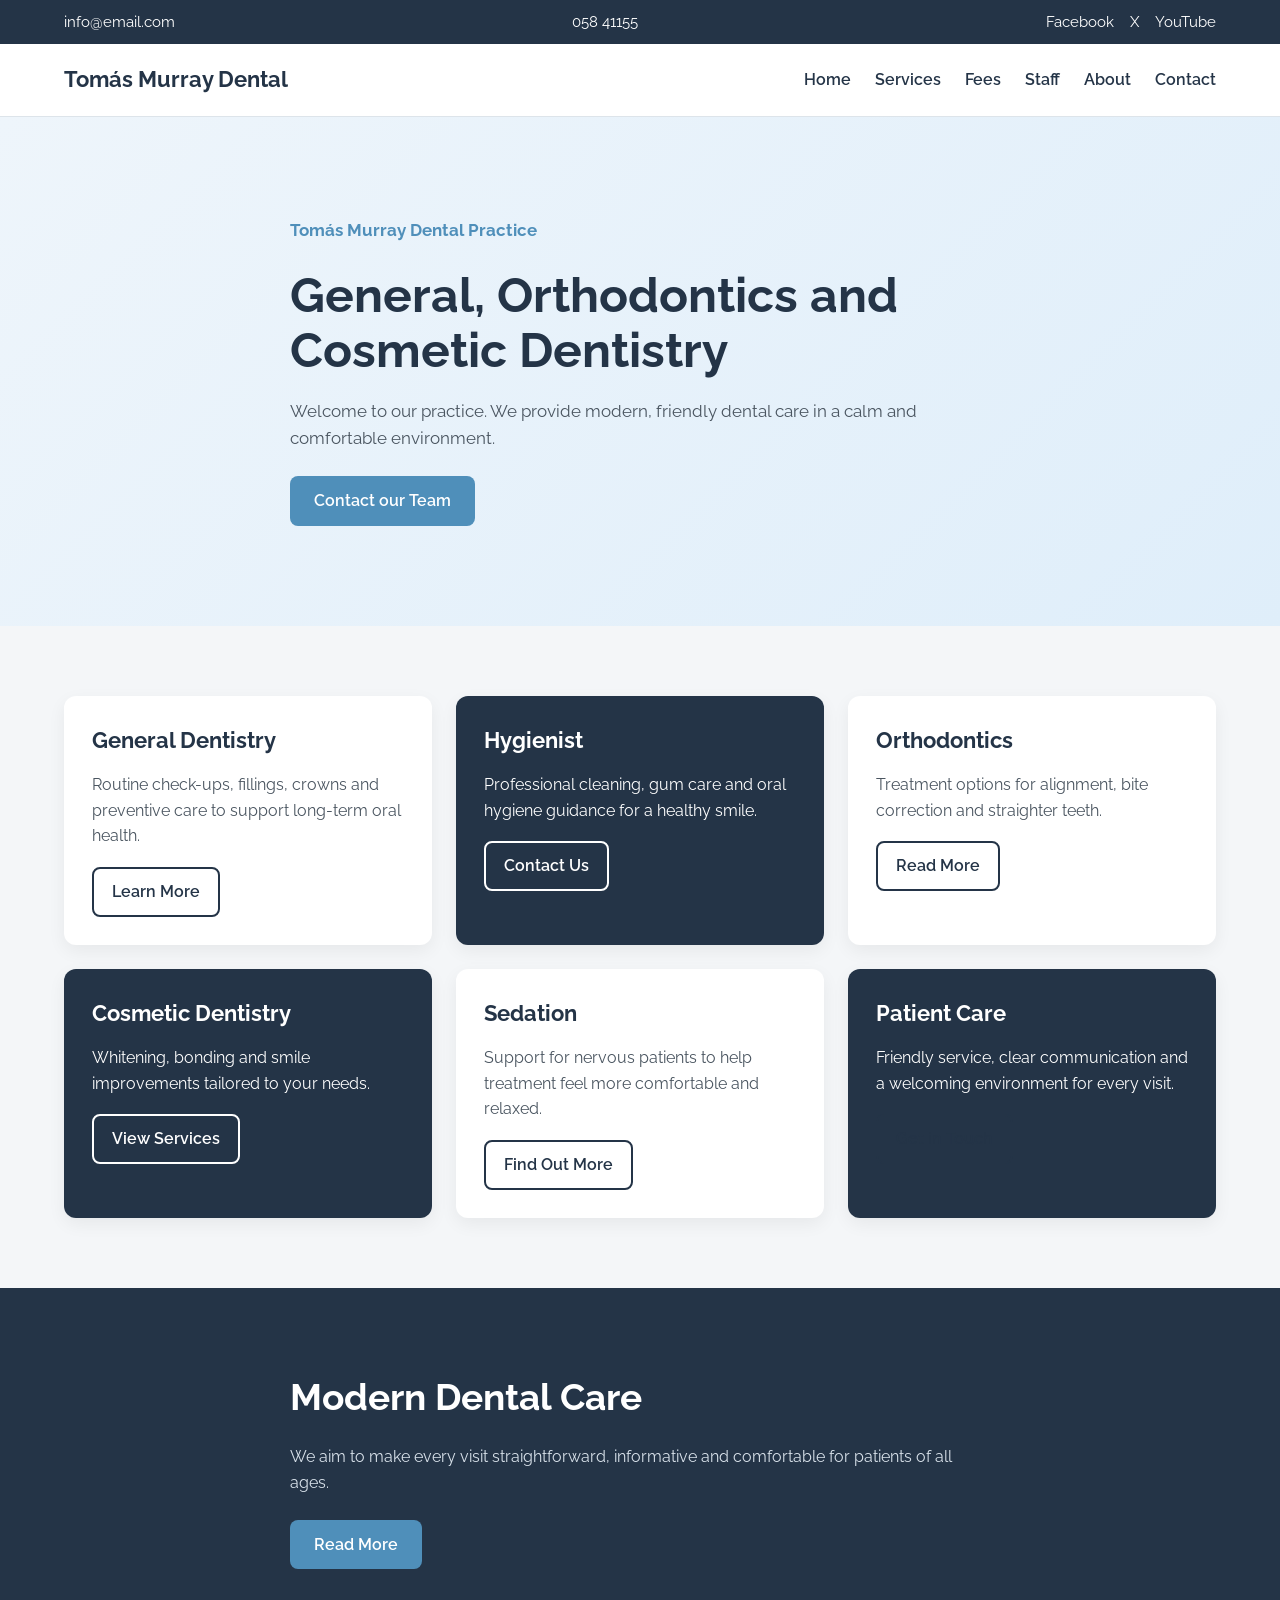
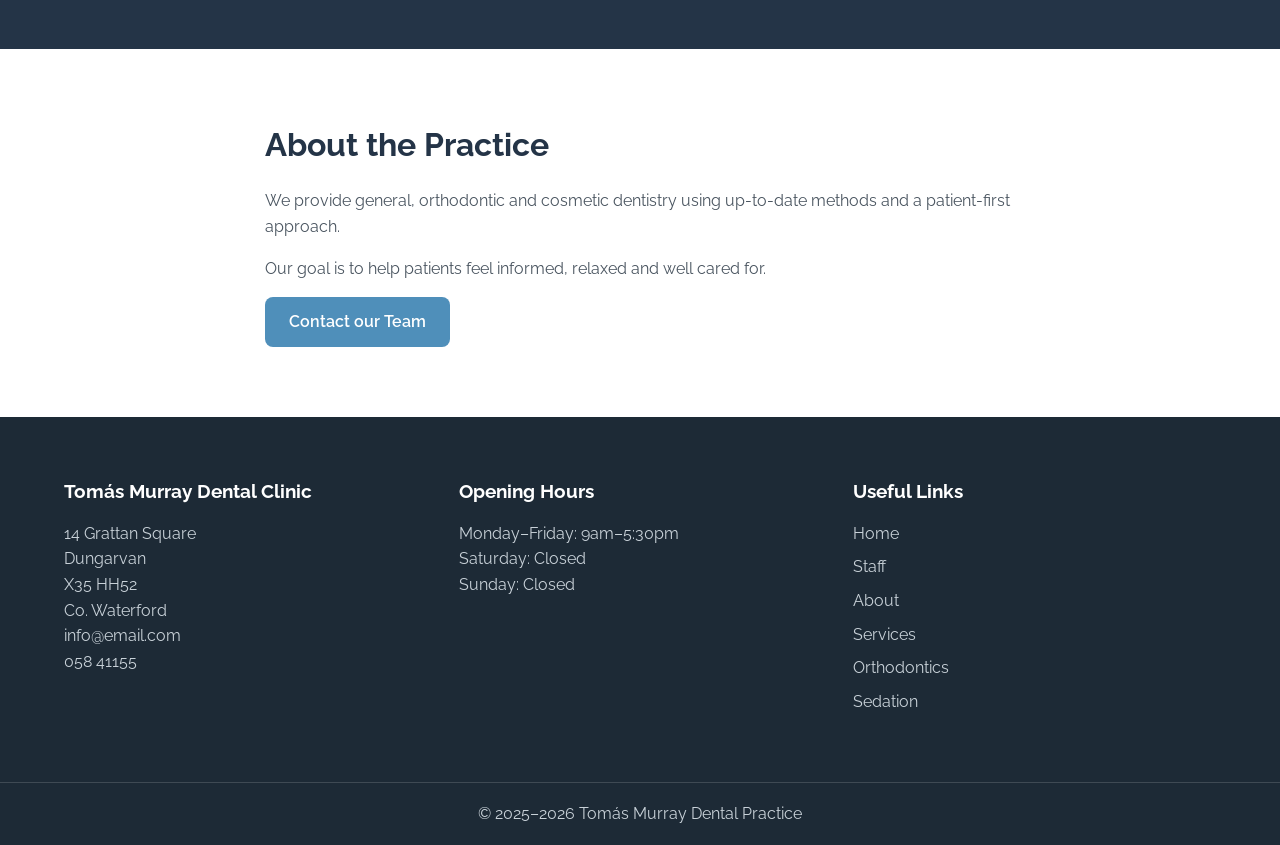
<file: index.html>
<!DOCTYPE html>
<html lang="en">
<head>
  <meta charset="UTF-8">
  <meta name="viewport" content="width=device-width, initial-scale=1.0">
  <title>Tomás Murray Dental Practice</title>

  <link rel="preconnect" href="https://fonts.googleapis.com">
  <link rel="preconnect" href="https://fonts.gstatic.com" crossorigin>
  <link href="https://fonts.googleapis.com/css2?family=Raleway:ital,wght@0,100..900;1,100..900&display=swap" rel="stylesheet">
  <link rel="stylesheet" href="styles.css">
</head>
<body>

  <header>
    <div class="topbar">
      <div class="container topbar-content">
        <p>info@email.com</p>
        <p>058 41155</p>
        <div class="socials">
          <a href="#">Facebook</a>
          <a href="#">X</a>
          <a href="#">YouTube</a>
        </div>
      </div>
    </div>

    <div class="navbar">
      <div class="container nav-content">
        <a href="#" class="logo">Tomás Murray Dental</a>
        <nav>
          <ul class="nav-links">
            <li><a href="index.html">Home</a></li>
            <li><a href="services.html">Services</a></li>
            <li><a href="fees.html">Fees</a></li>
            <li><a href="staff.html">Staff</a></li>
            <li><a href="about.html">About</a></li>
            <li><a href="contact.html">Contact</a></li>
          </ul>
        </nav>
      </div>
    </div>
  </header>

  <main>
    <section class="hero">
      <div class="container hero-content">
        <div class="hero-text">
          <p class="eyebrow">Tomás Murray Dental Practice</p>
          <h1>General, Orthodontics and Cosmetic Dentistry</h1>
          <p>
            Welcome to our practice. We provide modern, friendly dental care in a calm
            and comfortable environment.
          </p>
          <a href="#" class="btn">Contact our Team</a>
        </div>
      </div>
    </section>

    <section class="services">
      <div class="container">
        <div class="cards">
          <article class="card">
            <h2>General Dentistry</h2>
            <p>
              Routine check-ups, fillings, crowns and preventive care to support long-term oral health.
            </p>
            <a href="#" class="btn-outline light">Learn More</a>
          </article>

          <article class="card dark">
            <h2>Hygienist</h2>
            <p>
              Professional cleaning, gum care and oral hygiene guidance for a healthy smile.
            </p>
            <a href="#" class="btn-outline">Contact Us</a>
          </article>

          <article class="card">
            <h2>Orthodontics</h2>
            <p>
              Treatment options for alignment, bite correction and straighter teeth.
            </p>
            <a href="#" class="btn-outline light">Read More</a>
          </article>

          <article class="card dark">
            <h2>Cosmetic Dentistry</h2>
            <p>
              Whitening, bonding and smile improvements tailored to your needs.
            </p>
            <a href="#" class="btn-outline">View Services</a>
          </article>

          <article class="card">
            <h2>Sedation</h2>
            <p>
              Support for nervous patients to help treatment feel more comfortable and relaxed.
            </p>
            <a href="#" class="btn-outline light">Find Out More</a>
          </article>

          <article class="card dark">
            <h2>Patient Care</h2>
            <p>
              Friendly service, clear communication and a welcoming environment for every visit.
            </p>
            <a href="#" class="btn-outline light">Get in Touch</a>
          </article>
        </div>
      </div>
    </section>

    <section class="promo">
      <div class="container promo-content">
        <h2>Modern Dental Care</h2>
        <p>
          We aim to make every visit straightforward, informative and comfortable for patients of all ages.
        </p>
        <a href="#" class="btn">Read More</a>
      </div>
    </section>

    <section class="about">
      <div class="container about-content">
        <div class="about-text">
          <h2>About the Practice</h2>
          <p>
            We provide general, orthodontic and cosmetic dentistry using up-to-date methods
            and a patient-first approach.
          </p>
          <p>
            Our goal is to help patients feel informed, relaxed and well cared for.
          </p>
          <a href="#" class="btn">Contact our Team</a>
        </div>
      </div>
    </section>
  </main>

  <footer>
    <div class="container footer-content">
      <div>
        <h3>Tomás Murray Dental Clinic</h3>
        <p>
          14 Grattan Square<br>
          Dungarvan<br>
          X35 HH52<br>
          Co. Waterford
        </p>
        <p>
          info@email.com<br>
          058 41155
        </p>
      </div>

      <div>
        <h3>Opening Hours</h3>
        <p>
          Monday–Friday: 9am–5:30pm<br>
          Saturday: Closed<br>
          Sunday: Closed
        </p>
      </div>

      <div>
        <h3>Useful Links</h3>
        <ul>
          <li><a href="#">Home</a></li>
          <li><a href="#">Staff</a></li>
          <li><a href="#">About</a></li>
          <li><a href="#">Services</a></li>
          <li><a href="#">Orthodontics</a></li>
          <li><a href="#">Sedation</a></li>
        </ul>
      </div>
    </div>

    <div class="copyright">
      <p>© 2025–2026 Tomás Murray Dental Practice</p>
    </div>
  </footer>
  <link rel="preconnect" href="https://fonts.googleapis.com">
  <link rel="preconnect" href="https://fonts.gstatic.com" crossorigin>
  <link href="https://fonts.googleapis.com/css2?family=Raleway:ital,wght@0,100..900;1,100..900&display=swap" rel="stylesheet">
  <link rel="stylesheet" href="styles.css">
</body>
</html>
</file>
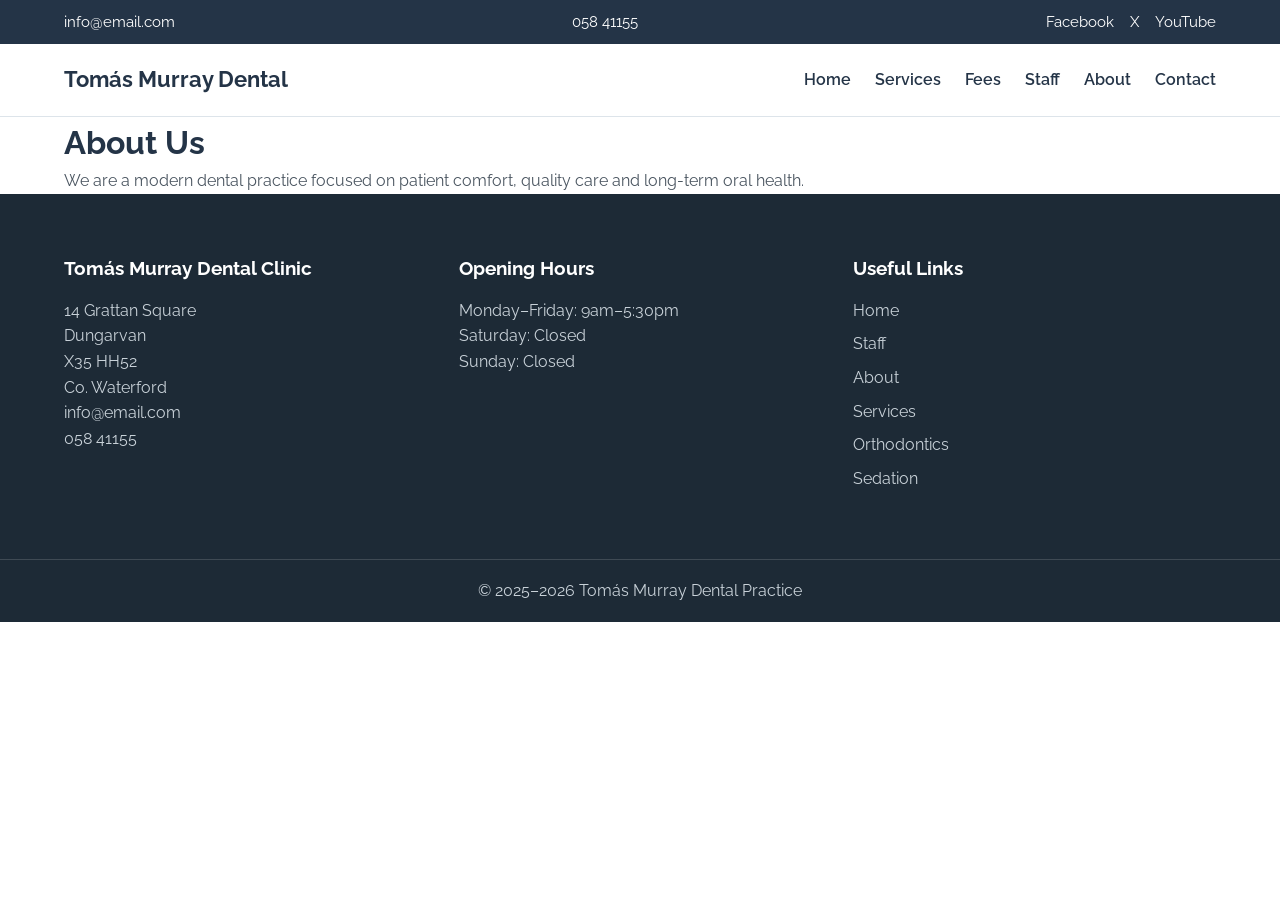
<file: about.html>
<!DOCTYPE html>
<html lang="en">
<head>
  <meta charset="UTF-8">
  <meta name="viewport" content="width=device-width, initial-scale=1.0">
  <title>Tomás Murray Dental Practice</title>

  <link rel="preconnect" href="https://fonts.googleapis.com">
  <link rel="preconnect" href="https://fonts.gstatic.com" crossorigin>
  <link href="https://fonts.googleapis.com/css2?family=Raleway:ital,wght@0,100..900;1,100..900&display=swap" rel="stylesheet">
  <link rel="stylesheet" href="styles.css">
</head>
<body>

  <header>
    <div class="topbar">
      <div class="container topbar-content">
        <p>info@email.com</p>
        <p>058 41155</p>
        <div class="socials">
          <a href="#">Facebook</a>
          <a href="#">X</a>
          <a href="#">YouTube</a>
        </div>
      </div>
    </div>

    <div class="navbar">
      <div class="container nav-content">
        <a href="#" class="logo">Tomás Murray Dental</a>
        <nav>
          <ul class="nav-links">
            <li><a href="index.html">Home</a></li>
            <li><a href="services.html">Services</a></li>
            <li><a href="fees.html">Fees</a></li>
            <li><a href="staff.html">Staff</a></li>
            <li><a href="about.html">About</a></li>
            <li><a href="contact.html">Contact</a></li>
          </ul>
        </nav>
      </div>
    </div>
  </header>

<main class="container">
  <h1>About Us</h1>
  <p>
    We are a modern dental practice focused on patient comfort,
    quality care and long-term oral health.
  </p>
</main>

  <footer>
    <div class="container footer-content">
      <div>
        <h3>Tomás Murray Dental Clinic</h3>
        <p>
          14 Grattan Square<br>
          Dungarvan<br>
          X35 HH52<br>
          Co. Waterford
        </p>
        <p>
          info@email.com<br>
          058 41155
        </p>
      </div>

      <div>
        <h3>Opening Hours</h3>
        <p>
          Monday–Friday: 9am–5:30pm<br>
          Saturday: Closed<br>
          Sunday: Closed
        </p>
      </div>

      <div>
        <h3>Useful Links</h3>
        <ul>
          <li><a href="#">Home</a></li>
          <li><a href="#">Staff</a></li>
          <li><a href="#">About</a></li>
          <li><a href="#">Services</a></li>
          <li><a href="#">Orthodontics</a></li>
          <li><a href="#">Sedation</a></li>
        </ul>
      </div>
    </div>

    <div class="copyright">
      <p>© 2025–2026 Tomás Murray Dental Practice</p>
    </div>
  </footer>
  <link rel="preconnect" href="https://fonts.googleapis.com">
  <link rel="preconnect" href="https://fonts.gstatic.com" crossorigin>
  <link href="https://fonts.googleapis.com/css2?family=Raleway:ital,wght@0,100..900;1,100..900&display=swap" rel="stylesheet">
  <link rel="stylesheet" href="styles.css">

</body>
</html>
</file>
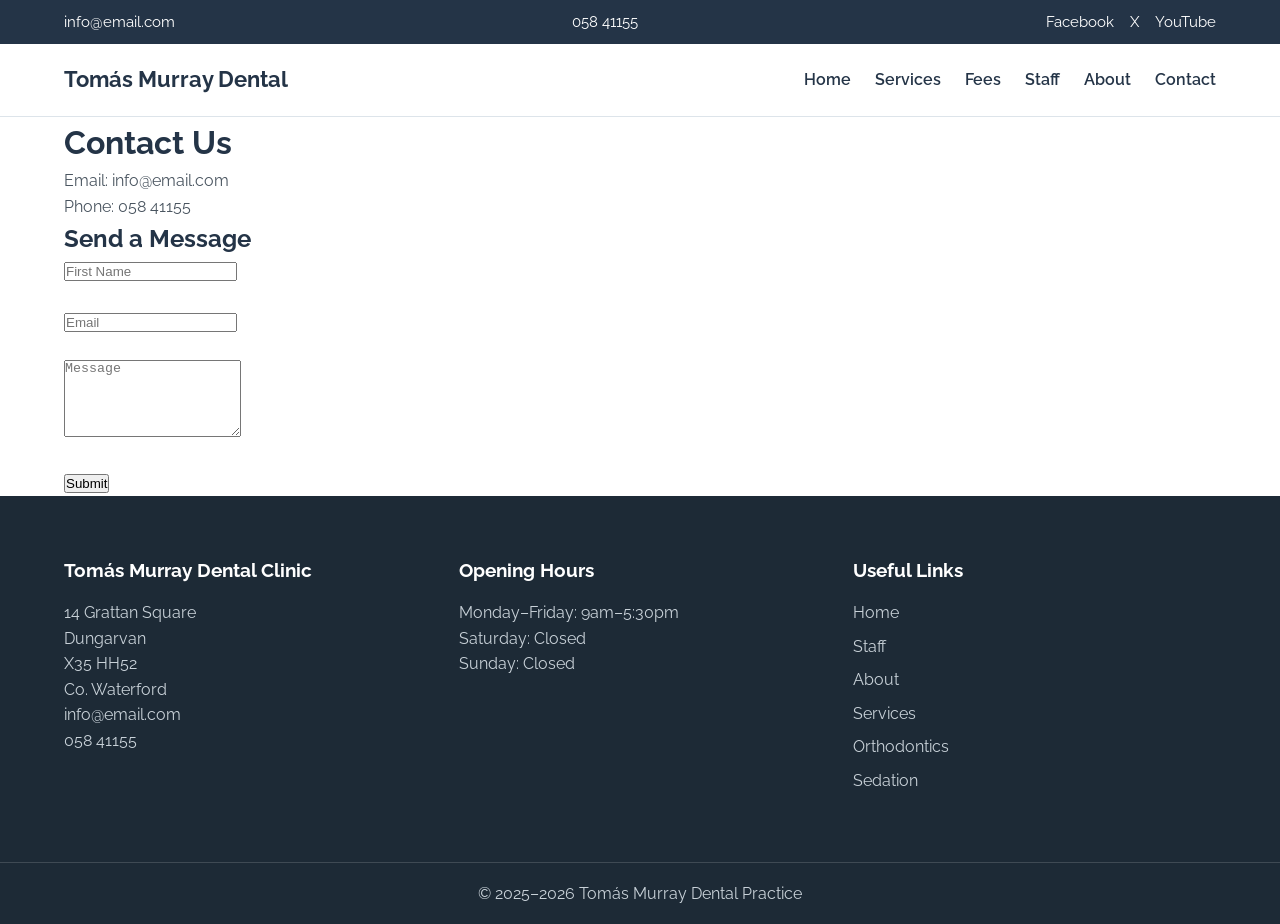
<file: contact.html>
<!DOCTYPE html>
<html lang="en">
<head>
  <meta charset="UTF-8">
  <meta name="viewport" content="width=device-width, initial-scale=1.0">
  <title>Tomás Murray Dental Practice</title>

  <link rel="preconnect" href="https://fonts.googleapis.com">
  <link rel="preconnect" href="https://fonts.gstatic.com" crossorigin>
  <link href="https://fonts.googleapis.com/css2?family=Raleway:ital,wght@0,100..900;1,100..900&display=swap" rel="stylesheet">
  <link rel="stylesheet" href="styles.css">
</head>
<body>

  <header>
    <div class="topbar">
      <div class="container topbar-content">
        <p>info@email.com</p>
        <p>058 41155</p>
        <div class="socials">
          <a href="#">Facebook</a>
          <a href="#">X</a>
          <a href="#">YouTube</a>
        </div>
      </div>
    </div>

    <div class="navbar">
      <div class="container nav-content">
        <a href="#" class="logo">Tomás Murray Dental</a>
        <nav>
          <ul class="nav-links">
            <li><a href="index.html">Home</a></li>
            <li><a href="services.html">Services</a></li>
            <li><a href="fees.html">Fees</a></li>
            <li><a href="staff.html">Staff</a></li>
            <li><a href="about.html">About</a></li>
            <li><a href="contact.html">Contact</a></li>
          </ul>
        </nav>
      </div>
    </div>
  </header>

<main class="container">
  <h1>Contact Us</h1>

  <p>Email: info@email.com</p>
  <p>Phone: 058 41155</p>

  <h2>Send a Message</h2>

  <form>
    <input type="text" placeholder="First Name" required><br><br>
    <input type="email" placeholder="Email" required><br><br>
    <textarea placeholder="Message" rows="5"></textarea><br><br>
    <button type="submit">Submit</button>
  </form>
</main>

  <footer>
    <div class="container footer-content">
      <div>
        <h3>Tomás Murray Dental Clinic</h3>
        <p>
          14 Grattan Square<br>
          Dungarvan<br>
          X35 HH52<br>
          Co. Waterford
        </p>
        <p>
          info@email.com<br>
          058 41155
        </p>
      </div>

      <div>
        <h3>Opening Hours</h3>
        <p>
          Monday–Friday: 9am–5:30pm<br>
          Saturday: Closed<br>
          Sunday: Closed
        </p>
      </div>

      <div>
        <h3>Useful Links</h3>
        <ul>
          <li><a href="#">Home</a></li>
          <li><a href="#">Staff</a></li>
          <li><a href="#">About</a></li>
          <li><a href="#">Services</a></li>
          <li><a href="#">Orthodontics</a></li>
          <li><a href="#">Sedation</a></li>
        </ul>
      </div>
    </div>

    <div class="copyright">
      <p>© 2025–2026 Tomás Murray Dental Practice</p>
    </div>
  </footer>
  <link rel="preconnect" href="https://fonts.googleapis.com">
  <link rel="preconnect" href="https://fonts.gstatic.com" crossorigin>
  <link href="https://fonts.googleapis.com/css2?family=Raleway:ital,wght@0,100..900;1,100..900&display=swap" rel="stylesheet">
  <link rel="stylesheet" href="styles.css">

</body>
</html>
</file>
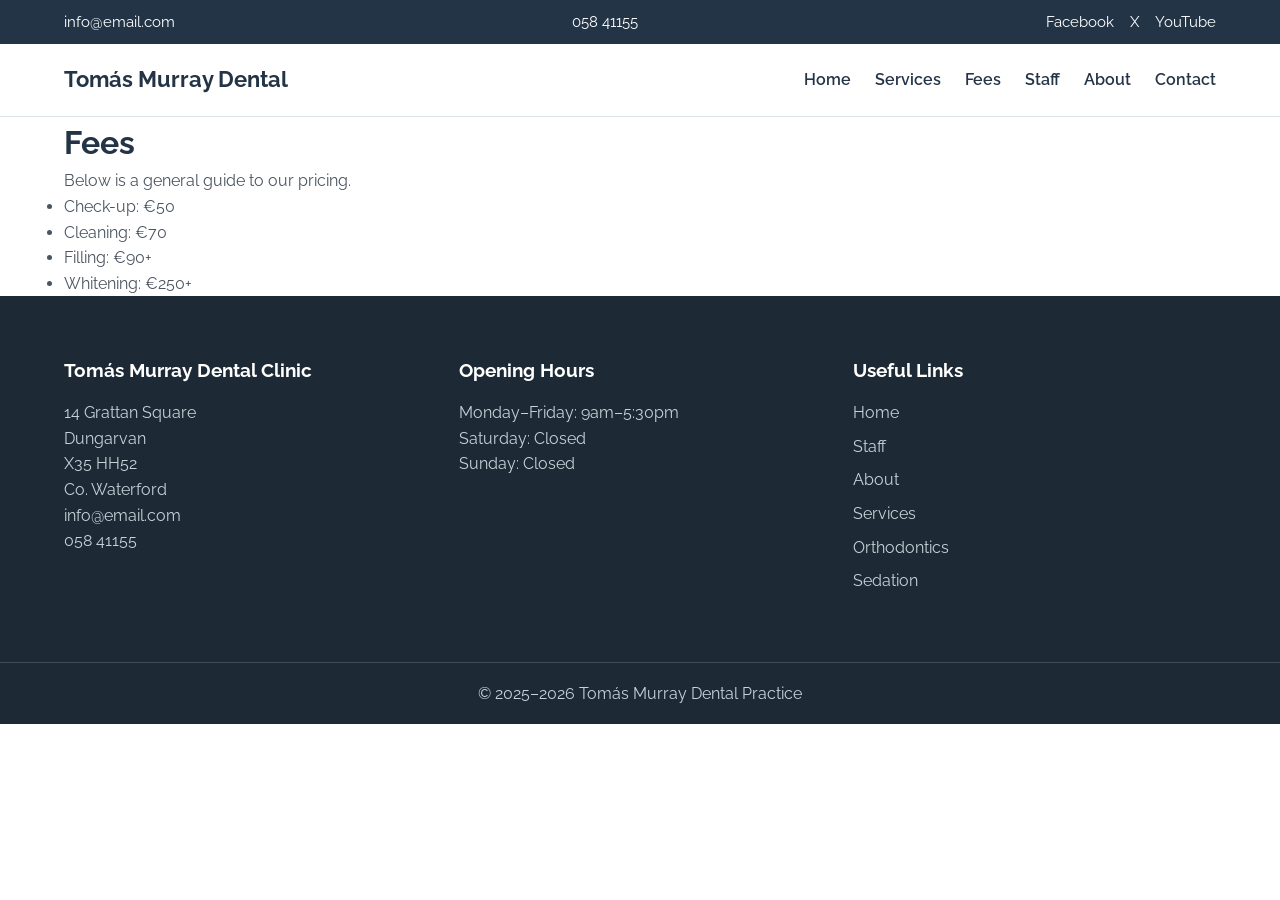
<file: fees.html>
<!DOCTYPE html>
<html lang="en">
<head>
  <meta charset="UTF-8">
  <meta name="viewport" content="width=device-width, initial-scale=1.0">
  <title>Tomás Murray Dental Practice</title>

  <link rel="preconnect" href="https://fonts.googleapis.com">
  <link rel="preconnect" href="https://fonts.gstatic.com" crossorigin>
  <link href="https://fonts.googleapis.com/css2?family=Raleway:ital,wght@0,100..900;1,100..900&display=swap" rel="stylesheet">
  <link rel="stylesheet" href="styles.css">
</head>
<body>

  <header>
    <div class="topbar">
      <div class="container topbar-content">
        <p>info@email.com</p>
        <p>058 41155</p>
        <div class="socials">
          <a href="#">Facebook</a>
          <a href="#">X</a>
          <a href="#">YouTube</a>
        </div>
      </div>
    </div>

    <div class="navbar">
      <div class="container nav-content">
        <a href="#" class="logo">Tomás Murray Dental</a>
        <nav>
          <ul class="nav-links">
            <li><a href="index.html">Home</a></li>
            <li><a href="services.html">Services</a></li>
            <li><a href="fees.html">Fees</a></li>
            <li><a href="staff.html">Staff</a></li>
            <li><a href="about.html">About</a></li>
            <li><a href="contact.html">Contact</a></li>
          </ul>
        </nav>
      </div>
    </div>
  </header>

<main class="container">
  <h1>Fees</h1>
  <p>Below is a general guide to our pricing.</p>

  <ul>
    <li>Check-up: €50</li>
    <li>Cleaning: €70</li>
    <li>Filling: €90+</li>
    <li>Whitening: €250+</li>
  </ul>
</main>

  <footer>
    <div class="container footer-content">
      <div>
        <h3>Tomás Murray Dental Clinic</h3>
        <p>
          14 Grattan Square<br>
          Dungarvan<br>
          X35 HH52<br>
          Co. Waterford
        </p>
        <p>
          info@email.com<br>
          058 41155
        </p>
      </div>

      <div>
        <h3>Opening Hours</h3>
        <p>
          Monday–Friday: 9am–5:30pm<br>
          Saturday: Closed<br>
          Sunday: Closed
        </p>
      </div>

      <div>
        <h3>Useful Links</h3>
        <ul>
          <li><a href="#">Home</a></li>
          <li><a href="#">Staff</a></li>
          <li><a href="#">About</a></li>
          <li><a href="#">Services</a></li>
          <li><a href="#">Orthodontics</a></li>
          <li><a href="#">Sedation</a></li>
        </ul>
      </div>
    </div>

    <div class="copyright">
      <p>© 2025–2026 Tomás Murray Dental Practice</p>
    </div>
  </footer>
  <link rel="preconnect" href="https://fonts.googleapis.com">
  <link rel="preconnect" href="https://fonts.gstatic.com" crossorigin>
  <link href="https://fonts.googleapis.com/css2?family=Raleway:ital,wght@0,100..900;1,100..900&display=swap" rel="stylesheet">
  <link rel="stylesheet" href="styles.css">

</body>
</html>
</file>
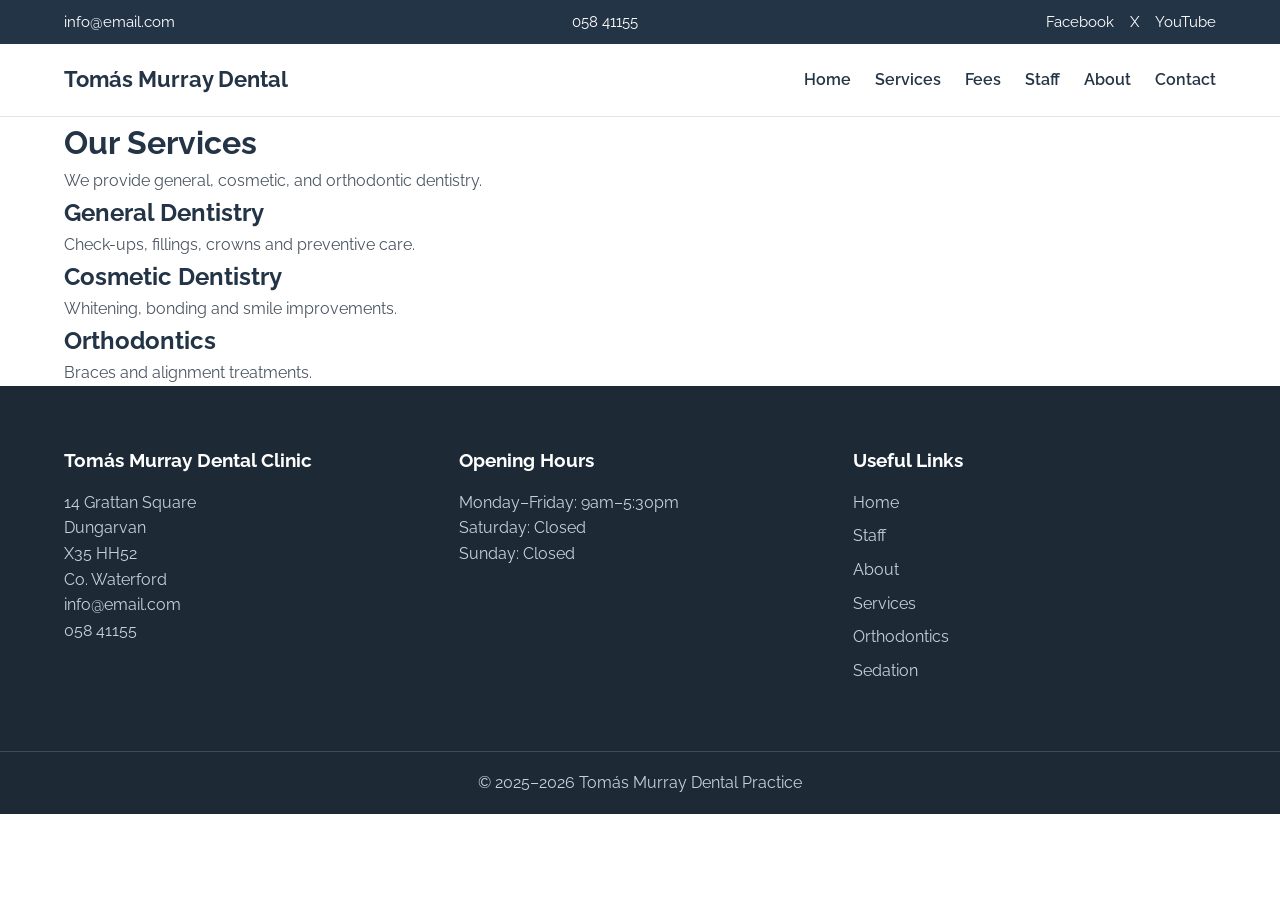
<file: services.html>
<!DOCTYPE html>
<html lang="en">
<head>
  <meta charset="UTF-8">
  <meta name="viewport" content="width=device-width, initial-scale=1.0">
  <title>Tomás Murray Dental Practice</title>

  <link rel="preconnect" href="https://fonts.googleapis.com">
  <link rel="preconnect" href="https://fonts.gstatic.com" crossorigin>
  <link href="https://fonts.googleapis.com/css2?family=Raleway:ital,wght@0,100..900;1,100..900&display=swap" rel="stylesheet">
  <link rel="stylesheet" href="styles.css">
</head>
<body>

  <header>
    <div class="topbar">
      <div class="container topbar-content">
        <p>info@email.com</p>
        <p>058 41155</p>
        <div class="socials">
          <a href="#">Facebook</a>
          <a href="#">X</a>
          <a href="#">YouTube</a>
        </div>
      </div>
    </div>

    <div class="navbar">
      <div class="container nav-content">
        <a href="#" class="logo">Tomás Murray Dental</a>
        <nav>
          <ul class="nav-links">
            <li><a href="index.html">Home</a></li>
            <li><a href="services.html">Services</a></li>
            <li><a href="fees.html">Fees</a></li>
            <li><a href="staff.html">Staff</a></li>
            <li><a href="about.html">About</a></li>
            <li><a href="contact.html">Contact</a></li>
          </ul>
        </nav>
      </div>
    </div>
  </header>

<main class="container">
  <h1>Our Services</h1>
  <p>We provide general, cosmetic, and orthodontic dentistry.</p>

  <h2>General Dentistry</h2>
  <p>Check-ups, fillings, crowns and preventive care.</p>

  <h2>Cosmetic Dentistry</h2>
  <p>Whitening, bonding and smile improvements.</p>

  <h2>Orthodontics</h2>
  <p>Braces and alignment treatments.</p>
</main>

  <footer>
    <div class="container footer-content">
      <div>
        <h3>Tomás Murray Dental Clinic</h3>
        <p>
          14 Grattan Square<br>
          Dungarvan<br>
          X35 HH52<br>
          Co. Waterford
        </p>
        <p>
          info@email.com<br>
          058 41155
        </p>
      </div>

      <div>
        <h3>Opening Hours</h3>
        <p>
          Monday–Friday: 9am–5:30pm<br>
          Saturday: Closed<br>
          Sunday: Closed
        </p>
      </div>

      <div>
        <h3>Useful Links</h3>
        <ul>
          <li><a href="#">Home</a></li>
          <li><a href="#">Staff</a></li>
          <li><a href="#">About</a></li>
          <li><a href="#">Services</a></li>
          <li><a href="#">Orthodontics</a></li>
          <li><a href="#">Sedation</a></li>
        </ul>
      </div>
    </div>

    <div class="copyright">
      <p>© 2025–2026 Tomás Murray Dental Practice</p>
    </div>
  </footer>
  <link rel="preconnect" href="https://fonts.googleapis.com">
  <link rel="preconnect" href="https://fonts.gstatic.com" crossorigin>
  <link href="https://fonts.googleapis.com/css2?family=Raleway:ital,wght@0,100..900;1,100..900&display=swap" rel="stylesheet">
  <link rel="stylesheet" href="styles.css">

</body>
</html>
</file>
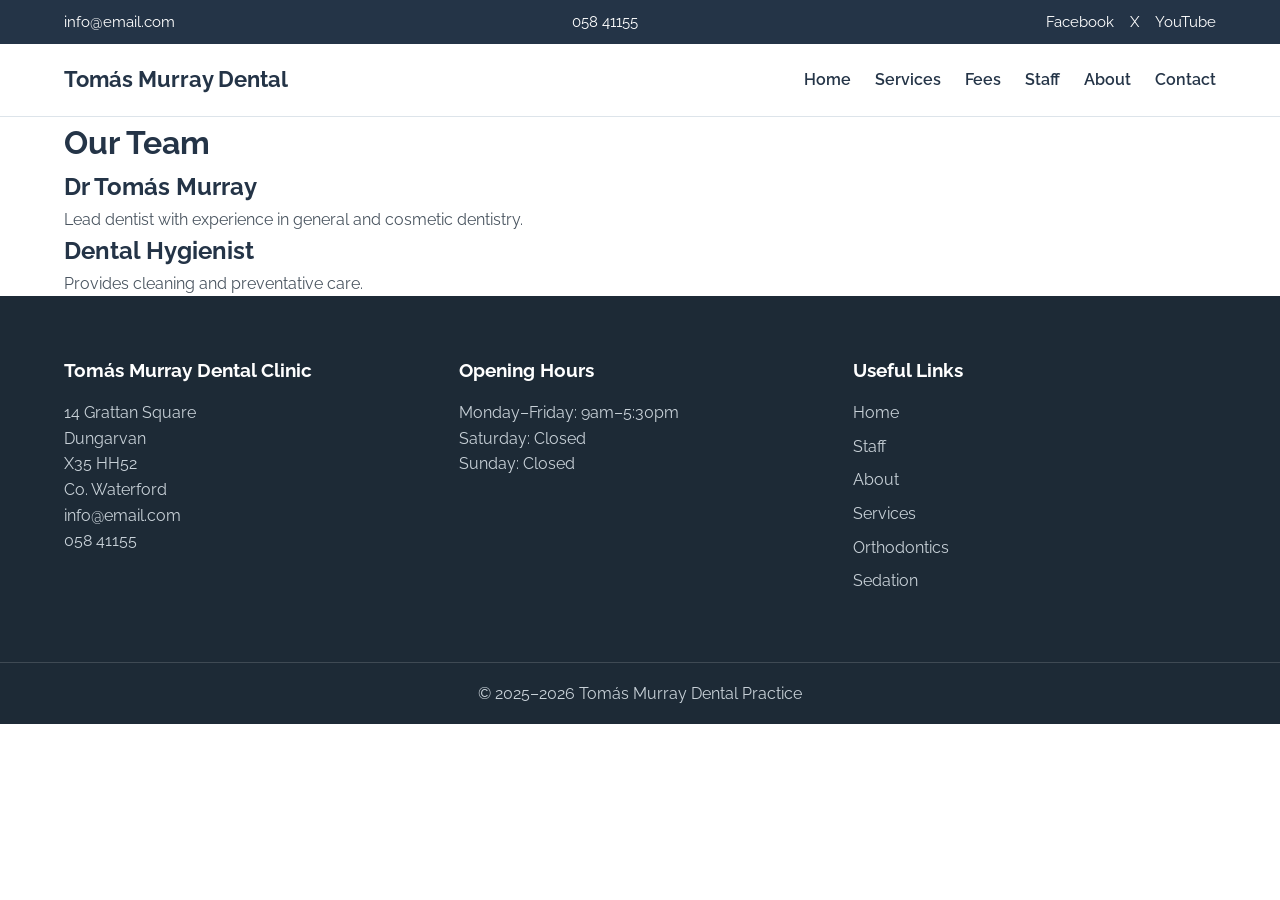
<file: staff.html>
<!DOCTYPE html>
<html lang="en">
<head>
  <meta charset="UTF-8">
  <meta name="viewport" content="width=device-width, initial-scale=1.0">
  <title>Tomás Murray Dental Practice</title>

  <link rel="preconnect" href="https://fonts.googleapis.com">
  <link rel="preconnect" href="https://fonts.gstatic.com" crossorigin>
  <link href="https://fonts.googleapis.com/css2?family=Raleway:ital,wght@0,100..900;1,100..900&display=swap" rel="stylesheet">
  <link rel="stylesheet" href="styles.css">
</head>
<body>

  <header>
    <div class="topbar">
      <div class="container topbar-content">
        <p>info@email.com</p>
        <p>058 41155</p>
        <div class="socials">
          <a href="#">Facebook</a>
          <a href="#">X</a>
          <a href="#">YouTube</a>
        </div>
      </div>
    </div>

    <div class="navbar">
      <div class="container nav-content">
        <a href="#" class="logo">Tomás Murray Dental</a>
        <nav>
          <ul class="nav-links">
            <li><a href="index.html">Home</a></li>
            <li><a href="services.html">Services</a></li>
            <li><a href="fees.html">Fees</a></li>
            <li><a href="staff.html">Staff</a></li>
            <li><a href="about.html">About</a></li>
            <li><a href="contact.html">Contact</a></li>
          </ul>
        </nav>
      </div>
    </div>
  </header>

<main class="container">
  <h1>Our Team</h1>

  <h2>Dr Tomás Murray</h2>
  <p>Lead dentist with experience in general and cosmetic dentistry.</p>

  <h2>Dental Hygienist</h2>
  <p>Provides cleaning and preventative care.</p>
</main>

  <footer>
    <div class="container footer-content">
      <div>
        <h3>Tomás Murray Dental Clinic</h3>
        <p>
          14 Grattan Square<br>
          Dungarvan<br>
          X35 HH52<br>
          Co. Waterford
        </p>
        <p>
          info@email.com<br>
          058 41155
        </p>
      </div>

      <div>
        <h3>Opening Hours</h3>
        <p>
          Monday–Friday: 9am–5:30pm<br>
          Saturday: Closed<br>
          Sunday: Closed
        </p>
      </div>

      <div>
        <h3>Useful Links</h3>
        <ul>
          <li><a href="#">Home</a></li>
          <li><a href="#">Staff</a></li>
          <li><a href="#">About</a></li>
          <li><a href="#">Services</a></li>
          <li><a href="#">Orthodontics</a></li>
          <li><a href="#">Sedation</a></li>
        </ul>
      </div>
    </div>

    <div class="copyright">
      <p>© 2025–2026 Tomás Murray Dental Practice</p>
    </div>
  </footer>
  <link rel="preconnect" href="https://fonts.googleapis.com">
  <link rel="preconnect" href="https://fonts.gstatic.com" crossorigin>
  <link href="https://fonts.googleapis.com/css2?family=Raleway:ital,wght@0,100..900;1,100..900&display=swap" rel="stylesheet">
  <link rel="stylesheet" href="styles.css">

</body>
</html>
</file>
<file: styles.css>
* {
  margin: 0;
  padding: 0;
  box-sizing: border-box;
}

:root {
  --primary: #243447;
  --accent: #4f8fba;
  --light: #eef5fb;
  --grey: #f4f6f8;
  --text: #4a5560;
  --white: #ffffff;
}

body {
  font-family: "Raleway", sans-serif;
  line-height: 1.6;
  background: var(--white);
  color: var(--text);
}
.container {
  width: 90%;
  max-width: 1200px;
  margin: 0 auto;
}

h1, h2, h3 {
  color: var(--primary);
}

a {
  text-decoration: none;
}

.topbar {
  background: var(--primary);
  color: white;
  font-size: 0.95rem;
}

.topbar-content {
  display: flex;
  justify-content: space-between;
  align-items: center;
  gap: 16px;
  padding: 10px 0;
  flex-wrap: wrap;
}

.topbar a {
  color: white;
  margin-left: 12px;
}

.navbar {
  background: white;
  border-bottom: 1px solid #dde4ea;
}

.nav-content {
  display: flex;
  justify-content: space-between;
  align-items: center;
  padding: 18px 0;
  gap: 20px;
}

.logo {
  font-size: 1.4rem;
  font-weight: 700;
  color: var(--primary);
}

.nav-links {
  list-style: none;
  display: flex;
  gap: 24px;
}

.nav-links a {
  color: var(--primary);
  font-weight: 600;
}

.nav-links a:hover {
  color: var(--accent);
}

.hero {
  background: linear-gradient(135deg, var(--light), #dfeefa);
  padding: 100px 0;
}

.hero-content {
  max-width: 700px;
}

.eyebrow {
  color: var(--accent);
  font-weight: 700;
  margin-bottom: 10px;
}

.hero h1 {
  font-size: 3rem;
  line-height: 1.15;
  margin-bottom: 20px;
}

.hero p {
  margin-bottom: 24px;
  font-size: 1.05rem;
}

.btn {
  display: inline-block;
  background: var(--accent);
  color: white;
  padding: 12px 24px;
  border-radius: 8px;
  font-weight: 600;
}

.btn:hover {
  opacity: 0.9;
}

.services {
  background: var(--grey);
  padding: 70px 0;
}

.cards {
  display: grid;
  grid-template-columns: repeat(3, 1fr);
  gap: 24px;
}

.card {
  background: white;
  border-radius: 12px;
  padding: 28px;
  box-shadow: 0 6px 18px rgba(0, 0, 0, 0.06);
}

.card.dark {
  background: var(--primary);
}

.card h2 {
  margin-bottom: 14px;
  font-size: 1.35rem;
}

.card p {
  margin-bottom: 18px;
}

.card.dark h2,
.card.dark p {
  color: white;
}

.btn-outline {
  display: inline-block;
  padding: 10px 18px;
  border-radius: 8px;
  border: 2px solid white;
  color: white;
  font-weight: 600;
}

.btn-outline.light {
  border-color: var(--primary);
  color: var(--primary);
}

.promo {
  background: var(--primary);
  color: white;
  padding: 80px 0;
}

.promo-content {
  max-width: 700px;
}

.promo h2 {
  color: white;
  font-size: 2.3rem;
  margin-bottom: 18px;
}

.promo p {
  color: #d8e1ea;
  margin-bottom: 24px;
}

.about {
  padding: 70px 0;
}

.about-content {
  max-width: 750px;
}

.about h2 {
  margin-bottom: 18px;
  font-size: 2rem;
}

.about p {
  margin-bottom: 16px;
}

footer {
  background: #1d2a36;
  color: white;
}

.footer-content {
  display: grid;
  grid-template-columns: repeat(3, 1fr);
  gap: 32px;
  padding: 60px 0;
}

footer h3 {
  color: white;
  margin-bottom: 14px;
}

footer p,
footer a {
  color: #c8d1d8;
}

footer ul {
  list-style: none;
}

footer li {
  margin-bottom: 8px;
}

.copyright {
  text-align: center;
  padding: 18px;
  border-top: 1px solid rgba(255, 255, 255, 0.15);
}

@media (max-width: 900px) {
  .cards,
  .footer-content {
    grid-template-columns: 1fr;
  }

  .nav-content,
  .topbar-content {
    flex-direction: column;
    align-items: flex-start;
  }

  .nav-links {
    flex-wrap: wrap;
    gap: 12px;
  }

  .hero h1 {
    font-size: 2.2rem;
  }
}
</file>
